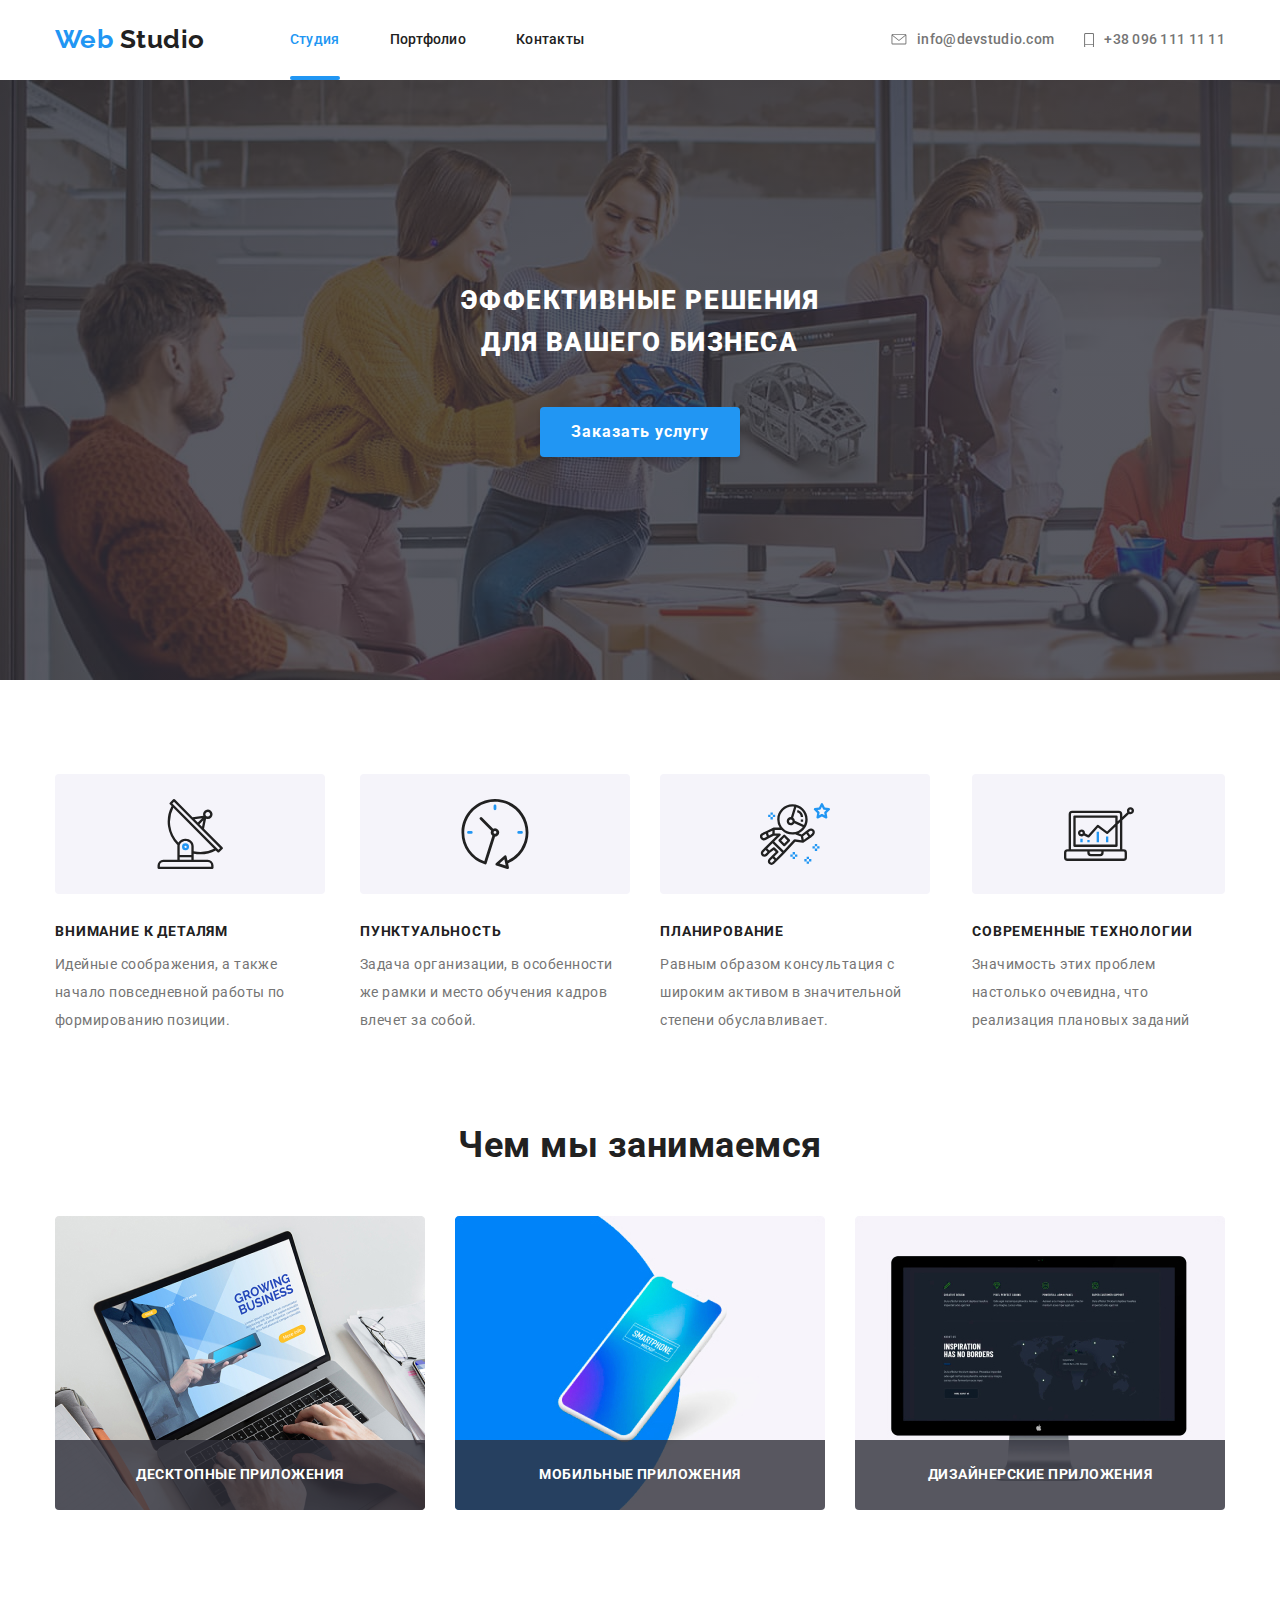
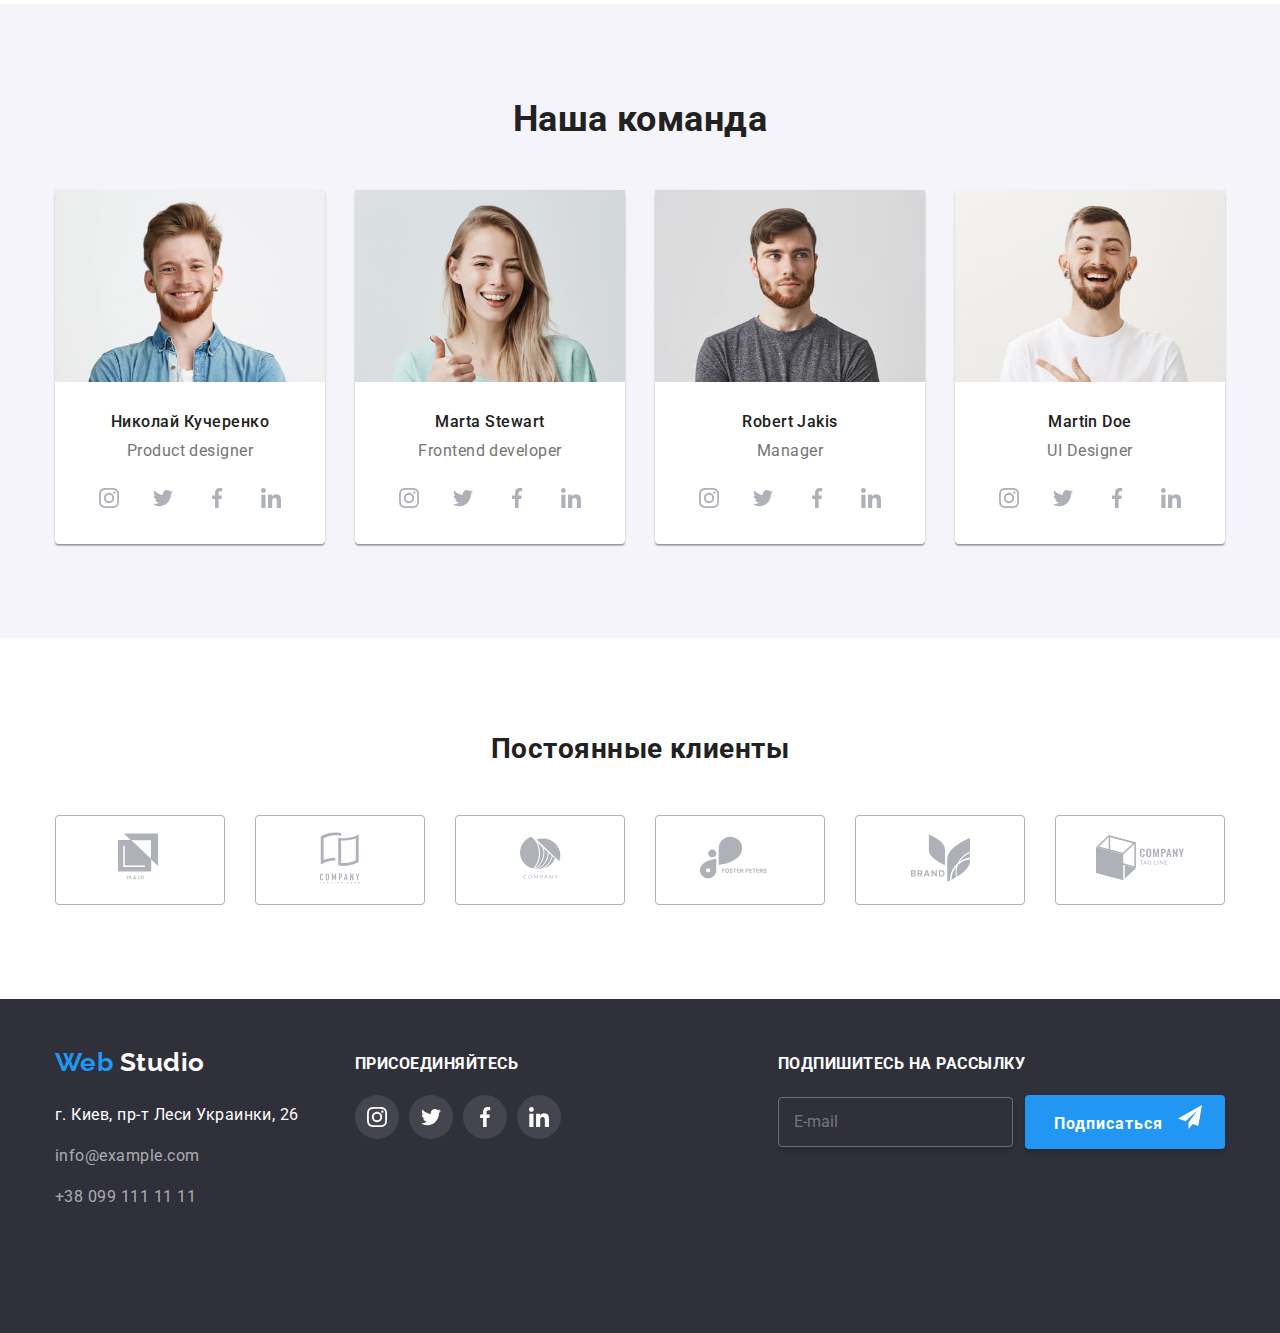
<file: index.html>
<!DOCTYPE html>
<html lang="ru">
  <head>
    <meta charset="UTF-8" />
    <meta name="viewport" content="width=device-width, initial-scale=1.0" />
    <title>Студия</title>
    <link
      href="https://fonts.googleapis.com/css2?family=Raleway:wght@700&family=Roboto:wght@400;500;700;900&display=swap"
      rel="stylesheet"
    />
    <link
      rel="stylesheet"
      href="https://cdnjs.cloudflare.com/ajax/libs/modern-normalize/0.6.0/modern-normalize.min.css"
    />
  <link rel="stylesheet" href="./css/main.css">
  </head>

  <body>
    <!--шапка сайта-->
    <header class="page-header">
      <div class="header-container container">
        <nav class="nav-container">
          <a href="./index.html" lang="en" class="company-logo link"
            >Web<span class="company-logo__text"> Studio</span></a
          >
            <button type="button" 
            class="menu-button" 
            aria-expanded="false"
            aria-controls="menu-container"
            data-menu-button>
              <svg width="40" height="40"  aria-label="Переключатель мобильного меню">
                <use class="icon-menu" href="./images/symbol-defs-2.svg#icon-menu"></use>
                <use class="icon-cross" href="./images/symbol-defs-2.svg#icon-cross"></use>
              </svg>
            </button>
            <div class="menu-container" id="menu-container" data-menu>
              <ul class="site-nav list">
                <li class="item">
                  <a href="./index.html" class="link current">Студия</a>
                </li>
                <li class="item">
                  <a href="./portfolio.html" class="link">Портфолио</a>
                </li>
                <li class="item"><a href="" class="link">Контакты</a></li>
              </ul>
              <address class="contact-info">
                <ul class="contacts-header list">
                  <li class="item">
                    <a href="mailto:info@devstudio.com" class="contacts-header__link link">
                      <svg class="icon-envelope">
                        <use href="./images/symbol-defs-2.svg#icon-envelope"></use>
                      </svg>
                      info@devstudio.com</a>
                  </li>
                  <li class="phone-item item">
                    <a href="tel:+380961111111" class="contacts-header__link link">
                      <svg class="icon-phone">
                        <use href="./images/symbol-defs-2.svg#icon-phone"></use>
                      </svg>
                      +38 096 111 11 11</a>
                  </li>
                </ul>
              </address>
            </div>

      
              <ul class="site-nav reviews list">
                <li class="item">
                  <a href="./index.html" class="link current">Студия</a>
                </li>
                <li class="item">
                  <a href="./portfolio.html" class="link">Портфолио</a>
                </li>
                <li class="item"><a href="" class="link">Контакты</a></li>
              </ul>
              <address class="contact-info reviews">
                <ul class="contacts-header list">
                  <li class="item">
                    <a href="mailto:info@devstudio.com" class="contacts-header__link link">
                      <svg class="icon-envelope">
                        <use href="./images/symbol-defs-2.svg#icon-envelope"></use>
                      </svg>
                      info@devstudio.com</a>
                  </li>
                  <li class="phone-item item">
                    <a href="tel:+380961111111" class="contacts-header__link link">
                      <svg class="icon-phone">
                        <use href="./images/symbol-defs-2.svg#icon-phone"></use>
                      </svg>
                      +38 096 111 11 11</a>
                  </li>
                </ul>
              </address>
            </div>
        </nav>
          

      </div>
    </header>

    <main>
      <!--герой-->
      <section class="hero">
        <h1 class="hero-title upper">
          Эффективные решения</br>
          для вашего бизнеса
        </h1>

        <!--модалка-->
        <button class="button" data-modal-open>Заказать услугу</button>
   
          
      </section>

      <!--преимущества-->
      <section class="advantages-section section">
        <div class="container">
          <h2 class="visually-hidden">Преимущества</h2>
          <ul class="advantages list">
            <li class="advantages__item">
              <a href="" class="advantages__link link">
                <rect class="advantages__rectangle"
                  ><svg class="icon">
                    <use href="./images/symbol-defs-2.svg#icon-antenna"></use>
                  </svg>
                </rect>
              </a>
              <h3 class="advantages__title upper">Внимание к деталям</h3>
              <p class="advantages__text">
                Идейные соображения, а также начало повседневной работы по
                формированию позиции.
              </p>
            </li>
            <li class="advantages__item">
              <a href="" class="advantages__link link">
                <rect class="advantages__rectangle"
                  ><svg class="icon">
                    <use href="./images/symbol-defs-2.svg#icon-clock"></use>
                  </svg>
                </rect>
              </a>
              <h3 class="advantages__title upper">Пунктуальность</h3>
              <p class="advantages__text">
                Задача организации, в особенности же рамки и место обучения
                кадров влечет за собой.
              </p>
            </li>
            <li class="advantages__item">
              <a href="" class="advantages__link link">
                <rect class="advantages__rectangle"
                  ><svg class="icon">
                    <use href="./images/symbol-defs-2.svg#icon-astronaut"></use>
                  </svg>
                </rect>
              </a>
              <h3 class="advantages__title upper">Планирование</h3>
              <p class="advantages__text">
                Равным образом консультация с широким активом в значительной
                степени обуславливает.
              </p>
            </li>
            <li class="advantages__item">
              <a href="" class="advantages__link link">
                <rect class="advantages__rectangle"
                  ><svg class="icon">
                    <use href="./images/symbol-defs-2.svg#icon-diagram"></use>
                  </svg>
                </rect>
              </a>
              <h3 class="advantages__title upper">Современные технологии</h3>
              <p class="advantages__text">
                Значимость этих проблем настолько очевидна, что реализация
                плановых заданий
              </p>
            </li>
          </ul>
        </div>
      </section>
      <!--чем мы занимаемся-->
      <section class="what-we-do section">
        <div class="what-we-do-container container">
          <h2 class="title">Чем мы занимаемся</h2>
          <ul class="applications list">
            <li class="applications-card item">
              <a href="" class="link">
                <img
                  src="./images/index-images/1.jpg"
                  alt="Десктопные приложения"
                  width="370"
                  height="294"
                  class="applications-image"
                />
              </a>
              <h3 class="applications-type upper">Десктопные приложения</h3>
            </li>
            <li class="applications-card item">
              <a href="" class="link">
                <img
                  src="./images/index-images/2.jpg "
                  alt="Мобильные приложения"
                  width="370"
                  height="294"
                />
              </a>
              <h3 class="applications-type upper">Мобильные приложения</h3>
            </li>
            <li class="applications-card item">
              <a href="" class="link">
                <img
                  src="./images/index-images/3.jpg"
                  alt="Дизайнерские решения"
                  width="370"
                  height="294"
                />
              </a>
              <h3 class="applications-type upper">Дизайнерские приложения</h3>
            </li>
          </ul>
        </div>
      </section>

      <!--наша команда-->
      <section class="team-section section">
        <div class="our-team-container container">
          <h2 class="title">Наша команда</h2>
          <ul class="members">
            <li class="members-card item">
              <a href="" class="members-picture link">
               <img
                 class="members__picture"
                 srcset="./images/index-images/our-team-1.jpg 1x,
                ./images/index-images/our-team-1.jpg 2x,
                ./images/index-images/our-team-1.jpg 3x
                "
                  src="./images/index-images/our-team-2.jpg"
                  alt="Фото Николая Курченко"
                  width="450"
                />
              
              </a>

              <h3 lang="en" class="members-name centered">
                Николай Кучеренко
              </h3>
              <p lang="en" class="members-profession centered">
                Product designer
              </p>
              <ul class="social-media list">
                <li class="social-media__item">
                  <a
                    href=""
                    aria-label="Ссылка на Instagram"
                    class="social-media__link--light link"
                  >
                    <svg class="social-media__logo">
                      <use
                        href="./images/symbol-defs-2.svg#icon-instagram"
                      ></use>
                    </svg>
                  </a>
                </li>
                <li class="social-media__item">
                  <a
                    href=""
                    aria-label="Ссылка на Twitter"
                    class="social-media__link--light link"
                  >
                    <svg class="social-media__logo">
                      <use href="./images/symbol-defs-2.svg#icon-twitter"></use>
                    </svg>
                  </a>
                </li>
                <li class="social-media__item">
                  <a
                    href=""
                    aria-label="Ссылка на Facebook"
                    class="social-media__link--light link"
                  >
                    <svg class="social-media__logo">
                      <use
                        href="./images/symbol-defs-2.svg#icon-facebook"
                      ></use>
                    </svg>
                  </a>
                </li>
                <li class="social-media__item">
                  <a
                    href=""
                    aria-label="Ссылка на LinkedIn"
                    class="social-media__link--light link"
                  >
                    <svg class="social-media__logo">
                      <use
                        href="./images/symbol-defs-2.svg#icon-linkedin"
                      ></use>
                    </svg>
                  </a>
                </li>
              </ul>
            </li>
            <li class="members-card item">
              <a href="" class="members-picture link">
                <img
                 class="members__picture"
                 srcset="./images/index-images/our-team-2.jpg 1x,
                ./images/index-images/our-team-2.jpg 2x,
                ./images/index-images/our-team-2.jpg 3x
                "
                  src="./images/index-images/our-team-2.jpg"
                  alt="Фото Ольги Ивановой"
                  width="450"
                />
              </a>
              <h3 lang="en" class="members-name centered">
                Marta Stewart
              </h3>
              <p lang="en" class="members-profession centered">
                Frontend developer
              </p>
              <ul class="social-media list">
                <li class="social-media__item">
                  <a
                    href=""
                    aria-label="Ссылка на Instagram"
                    class="social-media__link--light link"
                  >
                    <svg class="social-media__logo">
                      <use
                        href="./images/symbol-defs-2.svg#icon-instagram"
                      ></use>
                    </svg>
                  </a>
                </li>
                <li class="social-media__item">
                  <a
                    href=""
                    aria-label="Ссылка на Twitter"
                    class="social-media__link--light link"
                  >
                    <svg class="social-media__logo">
                      <use href="./images/symbol-defs-2.svg#icon-twitter"></use>
                    </svg>
                  </a>
                </li>
                <li class="social-media__item">
                  <a
                    href=""
                    aria-label="Ссылка на Facebook"
                    class="social-media__link--light link"
                  >
                    <svg class="social-media__logo">
                      <use
                        href="./images/symbol-defs-2.svg#icon-facebook"
                      ></use>
                    </svg>
                  </a>
                </li>
                <li class="social-media__item">
                  <a
                    href=""
                    aria-label="Ссылка на LinkedIn"
                    class="social-media__link--light link"
                  >
                    <svg class="social-media__logo">
                      <use
                        href="./images/symbol-defs-2.svg#icon-linkedin"
                      ></use>
                    </svg>
                  </a>
                </li>
              </ul>
            </li>
            <li class="members-card item">
              <a href="" class="members-picture link">
                <img
                 class="members__picture"
                  srcset="./images/index-images/our-team-3.jpg 1x,
                ./images/index-images/our-team-3.jpg 2x,
                ./images/index-images/our-team-3.jpg 3x
                "
                  src="./images/index-images/our-team-3.jpg"
                  alt="Фото Андрея Шевченко"
                  width="450"
                 
                />
              </a>
              <h3 lang="en" class="members-name centered">
                Robert Jakis
              </h3>
              <p lang="en" class="members-profession centered">Manager</p>
              <ul class="social-media list">
                <li class="social-media__item">
                  <a
                    href=""
                    aria-label="Ссылка на Instagram"
                    class="social-media__link--light link"
                  >
                    <svg class="social-media__logo">
                      <use
                        href="./images/symbol-defs-2.svg#icon-instagram"
                      ></use>
                    </svg>
                  </a>
                </li>
                <li class="social-media__item">
                  <a
                    href=""
                    aria-label="Ссылка на Twitter"
                    class="social-media__link--light link"
                  >
                    <svg class="social-media__logo">
                      <use href="./images/symbol-defs-2.svg#icon-twitter"></use>
                    </svg>
                  </a>
                </li>
                <li class="social-media__item">
                  <a
                    href=""
                    aria-label="Ссылка на Facebook"
                    class="social-media__link--light link"
                  >
                    <svg class="social-media__logo">
                      <use
                        href="./images/symbol-defs-2.svg#icon-facebook"
                      ></use>
                    </svg>
                  </a>
                </li>
                <li class="social-media__item">
                  <a
                    href=""
                    aria-label="Ссылка на LinkedIn"
                    class="social-media__link--light link"
                  >
                    <svg class="social-media__logo">
                      <use
                        href="./images/symbol-defs-2.svg#icon-linkedin"
                      ></use>
                    </svg>
                  </a>
                </li>
              </ul>
            </li>
            <li class="members-card item">
              <a href="" class="members-picture link">
                <img
                 class="members__picture"
                  srcset="./images/index-images/our-team-4.jpg 1x,
                ./images/index-images/our-team-4.jpg 2x,
                ./images/index-images/our-team-4.jpg 3x
                "
                  src="./images/index-images/our-team-4.jpg"
                  alt="Фото Ивана Николаева"
                  width="450"
                />
              </a>
              <h3 lang="en" class="members-name centered">
                Martin Doe
              </h3>
              <p lang="en" class="members-profession centered">
                UI Designer
              </p>
              <ul class="social-media list">
                <li class="social-media__item">
                  <a
                    href=""
                    aria-label="Ссылка на Instagram"
                    class="social-media__link--light link"
                  >
                    <svg class="social-media__logo">
                      <use
                        href="./images/symbol-defs-2.svg#icon-instagram"
                      ></use>
                    </svg>
                  </a>
                </li>
                <li class="social-media__item">
                  <a
                    href=""
                    aria-label="Ссылка на Twitter"
                    class="social-media__link--light link"
                  >
                    <svg class="social-media__logo">
                      <use href="./images/symbol-defs-2.svg#icon-twitter"></use>
                    </svg>
                  </a>
                </li>
                <li class="social-media__item">
                  <a
                    href=""
                    aria-label="Ссылка на Facebook"
                    class="social-media__link--light link"
                  >
                    <svg class="social-media__logo">
                      <use
                        href="./images/symbol-defs-2.svg#icon-facebook"
                      ></use>
                    </svg>
                  </a>
                </li>
                <li class="social-media__item">
                  <a
                    href=""
                    aria-label="Ссылка на LinkedIn"
                    class="social-media__link--light link"
                  >
                    <svg class="social-media__logo">
                      <use
                        href="./images/symbol-defs-2.svg#icon-linkedin"
                      ></use>
                    </svg>
                  </a>
                </li>
              </ul>
            </li>
          </ul>
        </div>
      </section>

      <!--наши постоянные клиенты-->
      <section class="section">
        <div class="our-clients-container container">
          <h2 class="our-clients-title title">Постоянные клиенты</h2>
          <ul class="clients list">
            <li class="clients__item">
              <a href="" class="clients__link link"
                ><svg class="clients__logo" width="44.27" hight="49.24">
                  <use href="./images/symbol-defs-2.svg#icon-logo-1"></use>
                </svg>
              </a>
            </li>
            <li class="clients__item">
              <a href="" class="clients__link link">
                <svg class="clients__logo" width="40" hight="52">
                  <use href="./images/symbol-defs-2.svg#icon-logo-2"></use>
                </svg>
              </a>
            </li>
            <li class="clients__item">
              <a href="" class="clients__link link">
                <svg class="clients__logo" width="41" hight="42.6">
                  <use href="./images/symbol-defs-2.svg#icon-logo-3"></use>
                </svg>
              </a>
            </li>
            <li class="clients__item">
              <a href="" class="clients__link link">
                <svg class="clients__logo" width="79.66" hight="42.02">
                  <use href="./images/symbol-defs-2.svg#icon-logo-4"></use>
                </svg>
              </a>
            </li>
            <li class="clients__item">
              <a href="" class="clients__link link">
                <svg class="clients__logo" width="59" hight="47">
                  <use href="./images/symbol-defs-2.svg#icon-logo-5"></use>
                </svg>
              </a>
            </li>
            <li class="clients__item">
              <a href="" class="clients__link link">
                <svg class="clients__logo" width="88.48" hight="45.44">
                  <use href="./images/symbol-defs-2.svg#icon-logo-6"></use>
                </svg>
              </a>
            </li>
          </ul>
        </div>
      </section>
    </main>

  <!--футер-->
  <footer class="footer-section section">
    <div class="footer-container container">
      <div class="contacts-join-container">
        <div class="footer-contacts">
        <a href="./index.html" lang="en" class="footer__logo link">Web<span class="company-logo__text--white">
            Studio</span></a>
        <address class="contacts">
          <a href="https://www.google.com/maps/place/%D0%B1%D1%83%D0%BB.+%D0%9B%D0%B5%D1%81%D0%B8+%D0%A3%D0%BA%D1%80%D0%B0%D0%B8%D0%BD%D0%BA%D0%B8,+26,+%D0%9A%D0%B8%D0%B5%D0%B2,+02000/@50.4265807,30.5361971,17z/data=!3m1!4b1!4m5!3m4!1s0x40d4cf0e033ecbe9:0x57a4dffefec77da0!8m2!3d50.4265807!4d30.5383858"
            target="_blank" class="googlemaps link">г. Киев, пр-т Леси Украинки, 26</a><br />
          <a href="mailto:info@example.com" class="contacts__email link">info@example.com</a><br />
          <a href="tel:+380991111111" class="contacts__info link">+38 099 111 11 11</a>
        </address>
      </div>
      <div class="join-container">
        <b class="join-text upper"> Присоединяйтесь</b>
        <ul class="social-media list">
          <li class="social-media__item">
            <a href="" aria-label="Ссылка на Instagram" class="social-media__link--dark  link">
              <svg class="social-media__logo social-media__logo--inverse">
                <use href="./images/symbol-defs-2.svg#icon-instagram"></use>
              </svg>
            </a>
          </li>
          <li class="social-media__item">
            <a href="" aria-label="Ссылка на Twitter" class="social-media__link--dark link">
              <svg class="social-media__logo social-media__logo--inverse">
                <use href="./images/symbol-defs-2.svg#icon-twitter"></use>
              </svg>
            </a>
          </li>
          <li class="social-media__item">
            <a href="" aria-label="Ссылка на Facebook" class="social-media__link--dark link">
              <svg class="social-media__logo social-media__logo--inverse">
                <use href="./images/symbol-defs-2.svg#icon-facebook"></use>
              </svg>
            </a>
          </li>
          <li class="social-media__item">
            <a href="" aria-label="Ссылка на LinkedIn" class="social-media__link--dark link">
              <svg class="social-media__logo social-media__logo--inverse">
                <use href="./images/symbol-defs-2.svg#icon-linkedin"></use>
              </svg>
            </a>
          </li>
        </ul>
      </div>
    </div>
     
        <form  class="subscribe">
        <b class="subscribe__title upper">
          Подпишитесь на рассылку
        </b>
      <div class="subscribe__container">
          <label class="subscribe__label">
            <input type="email" name="mail" class="footer__input" placeholder="E-mail" />
          </label>
          <button type="submit" class="button">
            Подписаться
            <svg class="subscribe__icon">
              <use href="./images/symbol-defs-2.svg#icon-subscribe"></use>
            </svg>
          </button>
      </div>
        </form>
      
    </div>
    
  </footer>

  <!--modal-->
    <div class="backdrop is-hidden" data-modal>
      <form class="form" autocomplete="off">
        <b class="form__title">Оставьте свои данные, мы вам перезвоним</b>
        <div class="form__field">
          <input type="text" name="name" class="form__input" id="name" placeholder=" " />
          <svg class="form__icon">
            <use href="./images/symbol-defs-2.svg#icon-person"></use>
          </svg>
          <label for="name" class="form__label">Имя</label>
        </div>
        <div class="form__field">
          <input type="tel" name="telephone" class="form__input" id="phone" placeholder=" " />
          <svg class="form__icon">
            <use href="./images/symbol-defs-2.svg#icon-phone-modal"></use>
          </svg>
          <label for="phone" class="form__label">Телефон</label>
        </div>
        <div class="form__field">
          <input type="email" name="mail" class="form__input" id="email" placeholder=" " />
          <svg class="form__icon">
            <use href="./images/symbol-defs-2.svg#icon-envelope-black"></use>
          </svg>
          <label for="email" class="form__label">Почта</label>
        </div>
        <div class="form__field">
          <textarea name="comment" id="comment" rows="6" class="comment-textarea" placeholder=" " ></textarea>
          <label for="comment" class="comment__label">Комментарий</label>
        </div>
    
        <div class="form__field">
    
          <label class="policy-label">
            <input type="checkbox" name="policy" class="policy-checkbox" value="accept_policy"/>
            <span class="checkbox__icon"></span>
            <p>Соглашаюсь с рассылкой и принимаю <a href="" class="conditions-link">Условия договора</a></p>
          </label>
        </div>
    
        <button class="button" type="submit">Отправить</button>
        <button class="form__close" type="button" data-modal-close></button>
      </form>
    </div>
    <script src="./js/modal.js"></script>
    <script src="./js/menu.js"></script>
  </body>
</html>
</file>
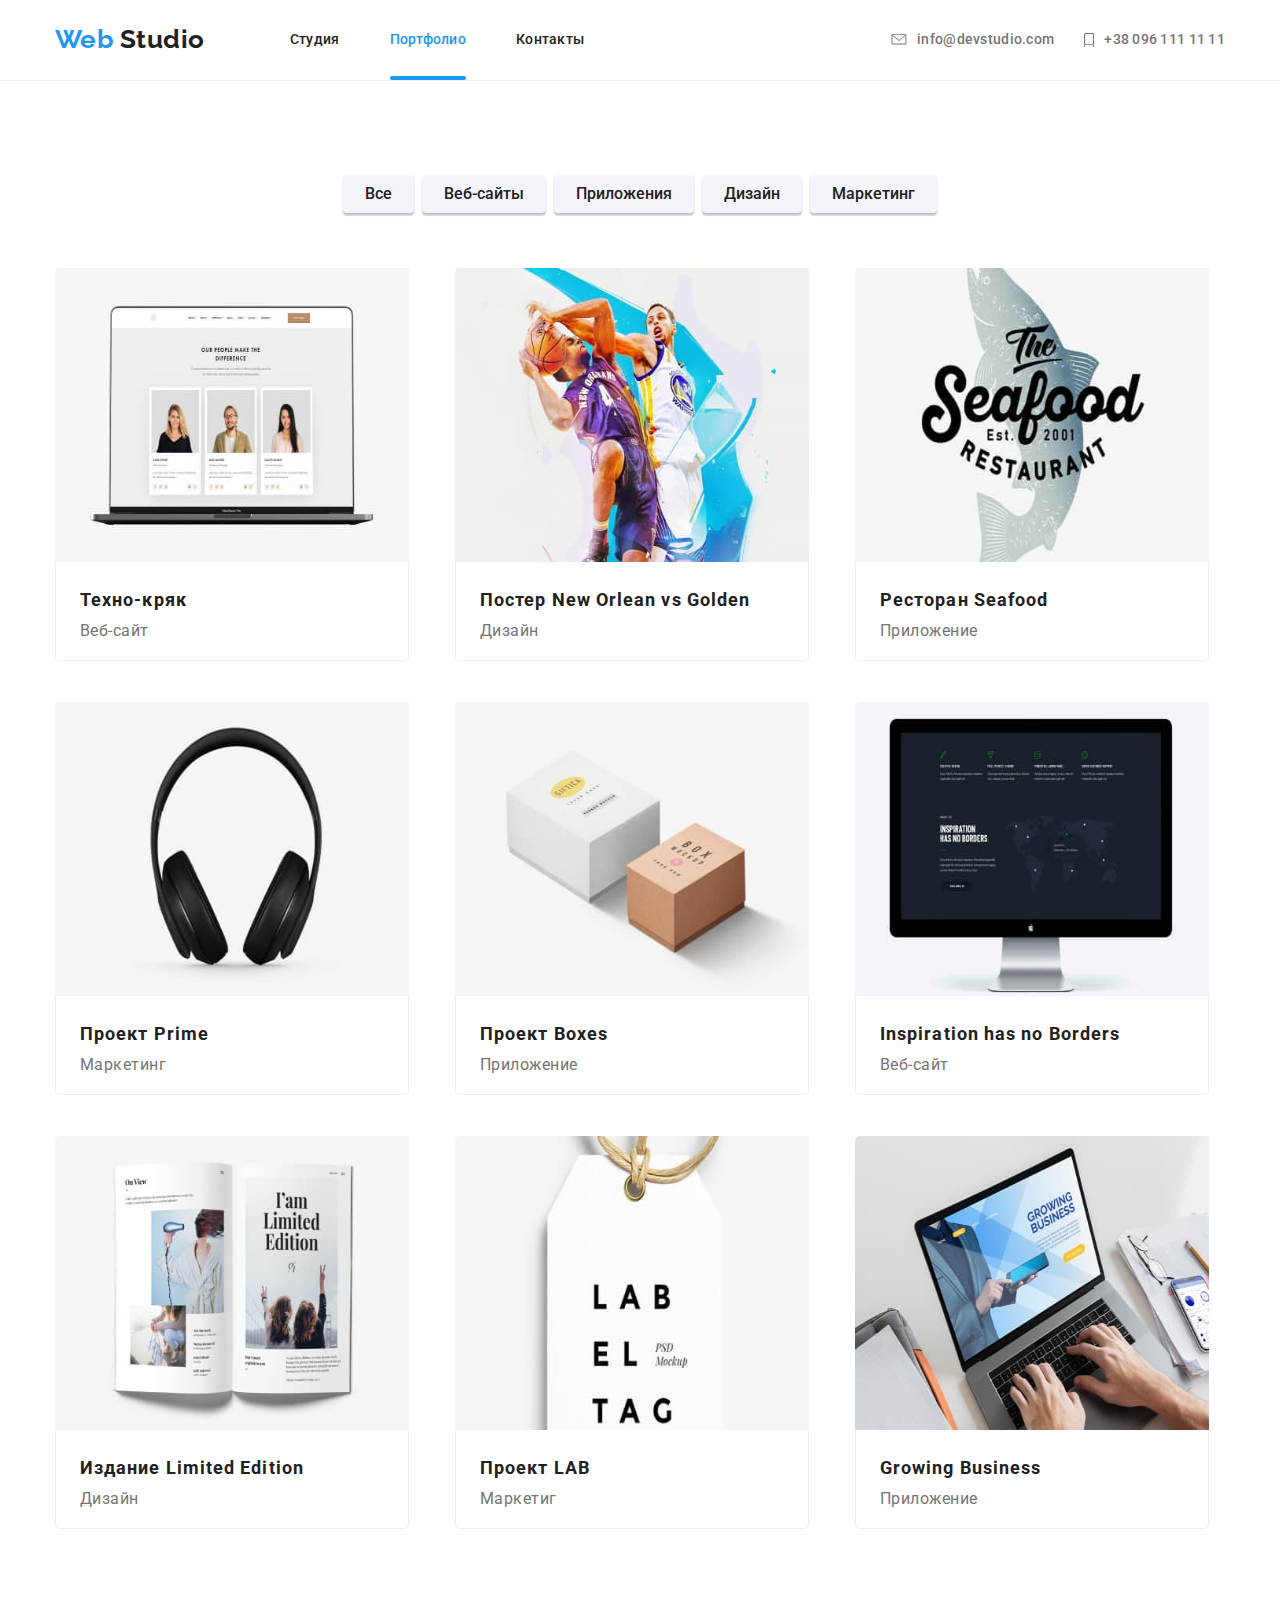
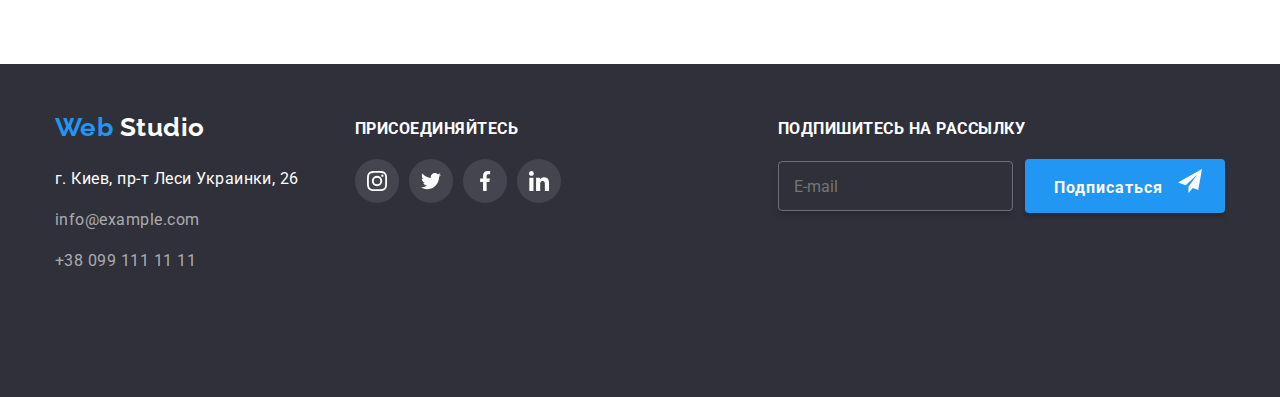
<file: portfolio.html>
<!DOCTYPE html>
<html lang="en">
  <head>
    <meta charset="UTF-8" />
    <meta name="viewport" content="width=device-width, initial-scale=1.0" />
    <title>Портфолио</title>
    <link
      href="https://fonts.googleapis.com/css2?family=Raleway:wght@700&family=Roboto:wght@400;500;700;900&display=swap"
      rel="stylesheet"
    />
    <link
      rel="stylesheet"
      href="https://cdnjs.cloudflare.com/ajax/libs/modern-normalize/0.6.0/modern-normalize.min.css"
    />
      <link rel="stylesheet" href="https://cdnjs.cloudflare.com/ajax/libs/modern-normalize/0.6.0/modern-normalize.min.css" />
    <link rel="stylesheet" href="./css/main.css" />
  </head>

  <body>
    <!--шапка сайта-->
    <header class="page-header">
      <div class="header-container container">
        <nav class="nav-container">
          <a href="./index.html" lang="en" class="company-logo link"
            >Web<span class="company-logo__text"> Studio</span></a
          >
            <button type="button" 
            class="menu-button" 
            aria-expanded="false"
            aria-controls="menu-container"
            data-menu-button>
              <svg width="40" height="40"  aria-label="Переключатель мобильного меню">
                <use class="icon-menu" href="./images/symbol-defs-2.svg#icon-menu"></use>
                <use class="icon-cross" href="./images/symbol-defs-2.svg#icon-cross"></use>
              </svg>
            </button>
            <div class="menu-container" id="menu-container" data-menu>
              <ul class="site-nav list">
                <li class="item">
                  <a href="./index.html" class="link">Студия</a>
                </li>
                <li class="item">
                  <a href="./portfolio.html" class="link current">Портфолио</a>
                </li>
                <li class="item"><a href="" class="link">Контакты</a></li>
              </ul>
              <address class="contact-info">
                <ul class="contacts-header list">
                  <li class="item">
                    <a href="mailto:info@devstudio.com" class="contacts-header__link link">
                      <svg class="icon-envelope">
                        <use href="./images/symbol-defs-2.svg#icon-envelope"></use>
                      </svg>
                      info@devstudio.com</a>
                  </li>
                  <li class="phone-item item">
                    <a href="tel:+380961111111" class="contacts-header__link link">
                      <svg class="icon-phone">
                        <use href="./images/symbol-defs-2.svg#icon-phone"></use>
                      </svg>
                      +38 096 111 11 11</a>
                  </li>
                </ul>
              </address>
            </div>

      
              <ul class="site-nav reviews list">
                <li class="item">
                  <a href="./index.html" class="link">Студия</a>
                </li>
                <li class="item">
                  <a href="./portfolio.html" class="link current">Портфолио</a>
                </li>
                <li class="item"><a href="" class="link">Контакты</a></li>
              </ul>
              <address class="contact-info reviews">
                <ul class="contacts-header list">
                  <li class="item">
                    <a href="mailto:info@devstudio.com" class="contacts-header__link link">
                      <svg class="icon-envelope">
                        <use href="./images/symbol-defs-2.svg#icon-envelope"></use>
                      </svg>
                      info@devstudio.com</a>
                  </li>
                  <li class="phone-item item">
                    <a href="tel:+380961111111" class="contacts-header__link link">
                      <svg class="icon-phone">
                        <use href="./images/symbol-defs-2.svg#icon-phone"></use>
                      </svg>
                      +38 096 111 11 11</a>
                  </li>
                </ul>
              </address>
            </div>
        </nav>
          

      </div>
    </header>

    <main>
      <section class="portfolio-section section">
        <!--Фильтр, не ссылкиб набор радиокнопок,для нас кнопки-->
        <div class="filter-container container">
          <ul class="filter list">
            <li class="item">
              <button type="button" class="filter__button">Все</button>
            </li>
            <li class="item">
              <button type="button" class="filter__button">Веб-сайты</button>
            </li>
            <li class="item">
              <button type="button" class="filter__button">Приложения</button>
            </li>
            <li class="item">
              <button type="button" class="filter__button">Дизайн</button>
            </li>
            <li class="item">
              <button type="button" class="filter__button">Маркетинг</button>
            </li>
          </ul>
        </div>

        <!--Наши работы, ховер переходы и анимации, абсолютное позиционирование-->
        <div class="galery-section">
          <h1 class="visually-hidden">Наши работы</h1>
          <ul class="galery container list">
            <li class="examples item">
              <a href="" class="examples__link link">
                <div class="examples__header">
                  <img
                  class="examples__img"

                  srcset="./images/portfolio-images/portfolio-1.jpg 1x,
                  ./images/portfolio-images/portfolio-1@2x.jpg 2x,
                  ./images/portfolio-images/portfolio-1@3x.jpg 3x
                  "

                  src="./images/portfolio-images/portfolio-1.jpg"
                  alt="Техно-кряк"
                  width="450px" 
                  />
                  <div class="examples__overlay">
                    <p class="examples__description">
                      Технокряк это современная площадка распространения
                      коронавируса. Компании используют эту платформу для
                      цифрового шпионажа и атак на защищённые сервера
                      конкурентов.
                    </p>
                  </div>
                </div>
                <div class="card-bottom">
                  <h2 class="examples__name">Техно-кряк</h2>
                  <p class="examples__sort">Веб-сайт</p>
                </div>
              </a>
            </li>
            <li class="examples item">
              <a href="" class="examples__link link">
                <div class="examples__header">
                  <img
                     class="examples__img"

                  srcset="./images/portfolio-images/portfolio-2.jpg 1x,
                  ./images/portfolio-images/portfolio-2@2x.jpg 2x,
                  ./images/portfolio-images/portfolio-2@3x.jpg 3x
                  "

                  src="./images/portfolio-images/portfolio-2.jpg"
                  alt="Постер New Orlean vs Golden Star"
                  width="450px" 
                  />
                  <div class="examples__overlay">
                    <p class="examples__description">
                      Технокряк это современная площадка распространения
                      коронавируса. Компании используют эту платформу для
                      цифрового шпионажа и атак на защищённые сервера
                      конкурентов.
                    </p>
                  </div>
                </div>

                <div class="card-bottom">
                  <h2 class="examples__name">Постер New Orlean vs Golden</h2>
                  <p class="examples__sort">Дизайн</p>
                </div>
              </a>
            </li>
            <li class="examples item">
              <a href="" class="examples__link link">
                <div class="examples__header">
                  <img
                    class="examples__img"

                  srcset="./images/portfolio-images/portfolio-3.jpg 1x,
                  ./images/portfolio-images/portfolio-3@2x.jpg 2x,
                  ./images/portfolio-images/portfolio-3@3x.jpg 3x
                  "

                  src="./images/portfolio-images/portfolio-3.jpg"
                  alt="Логотип The sea food restaurant"
                  width="450px"
                  />
                  <div class="examples__overlay">
                    <p class="examples__description">
                      Технокряк это современная площадка распространения
                      коронавируса. Компании используют эту платформу для
                      цифрового шпионажа и атак на защищённые сервера
                      конкурентов.
                    </p>
                  </div>
                </div>

                <div class="card-bottom">
                  <h2 class="examples__name">Ресторан Seafood</h2>
                  <p class="examples__sort">Приложение</p>
                </div>
              </a>
            </li>
            <li class="examples item">
              <a href="" class="examples__link link">
                <div class="examples__header">
                  <img
                                        class="examples__img"

                  srcset="./images/portfolio-images/portfolio-4.jpg 1x,
                  ./images/portfolio-images/portfolio-4@2x.jpg 2x,
                  ./images/portfolio-images/portfolio-4@3x.jpg 3x
                  "

                  src="./images/portfolio-images/portfolio-4.jpg"
                  alt="Наушники"
                  width="450px"
                  />
                  <div class="examples__overlay">
                    <p class="examples__description">
                      Технокряк это современная площадка распространения
                      коронавируса. Компании используют эту платформу для
                      цифрового шпионажа и атак на защищённые сервера
                      конкурентов.
                    </p>
                  </div>
                </div>

                <div class="card-bottom">
                  <h2 class="examples__name">Проект Prime</h2>
                  <p class="examples__sort">Маркетинг</p>
                </div>
              </a>
            </li>
            <li class="examples item">
              <a href="" class="examples__link link">
                <div class="examples__header">
                  <img                    class="examples__img"

                  srcset="./images/portfolio-images/portfolio-5.jpg 1x,
                  ./images/portfolio-images/portfolio-5@2x.jpg 2x,
                  ./images/portfolio-images/portfolio-5@3x.jpg 3x
                  "

                  src="./images/portfolio-images/portfolio-5.jpg"
                  alt="Две коробки"
                  width="450px"
                  />
                  <div class="examples__overlay">
                    <p class="examples__description">
                      Технокряк это современная площадка распространения
                      коронавируса. Компании используют эту платформу для
                      цифрового шпионажа и атак на защищённые сервера
                      конкурентов.
                    </p>
                  </div>
                </div>

                <div class="card-bottom">
                  <h2 class="examples__name">Проект Boxes</h2>
                  <p class="examples__sort">Приложение</p>
                </div>
              </a>
            </li>
            <li class="examples item">
              <a href="" class="examples__link link">
                <div class="examples__header">
                  <img                    
                  class="examples__img"

                  srcset="./images/portfolio-images/portfolio-6.jpg 1x,
                  ./images/portfolio-images/portfolio-6@2x.jpg 2x,
                  ./images/portfolio-images/portfolio-6@3x.jpg 3x
                  "

                  src="./images/portfolio-images/portfolio-6.jpg"
                  alt="Монитор"
                  width="450px"
                  />
                  <div class="examples__overlay">
                    <p class="examples__description">
                      Технокряк это современная площадка распространения
                      коронавируса. Компании используют эту платформу для
                      цифрового шпионажа и атак на защищённые сервера
                      конкурентов.
                    </p>
                  </div>
                </div>

                <div class="card-bottom">
                  <h2 class="examples__name">Inspiration has no Borders</h2>
                  <p class="examples__sort">Веб-сайт</p>
                </div>
              </a>
            </li>
            <li class="examples item">
              <a href="" class="examples__link link">
                <div class="examples__header">
                  <img                    class="examples__img"

                  srcset="./images/portfolio-images/portfolio-7.jpg 1x,
                  ./images/portfolio-images/portfolio-7@2x.jpg 2x,
                  ./images/portfolio-images/portfolio-7@3x.jpg 3x
                  "

                  src="./images/portfolio-images/portfolio-7.jpg"
                  alt="Разворот журнала"
                  width="450px"
                  />
                  <div class="examples__overlay">
                    <p class="examples__description">
                      Технокряк это современная площадка распространения
                      коронавируса. Компании используют эту платформу для
                      цифрового шпионажа и атак на защищённые сервера
                      конкурентов.
                    </p>
                  </div>
                </div>

                <div class="card-bottom">
                  <h2 class="examples__name">Издание Limited Edition</h2>
                  <p class="examples__sort">Дизайн</p>
                </div>
              </a>
            </li>
            <li class="examples item">
              <a href="" class="examples__link link">
                <div class="examples__header">
                  <img                    class="examples__img"

                  srcset="./images/portfolio-images/portfolio-8.jpg 1x,
                  ./images/portfolio-images/portfolio-8@2x.jpg 2x,
                  ./images/portfolio-images/portfolio-8@3x.jpg 3x
                  "

                  src="./images/portfolio-images/portfolio-8.jpg"
                  alt="Лейбл Lab El Tag"
                  width="450px"
                  />
                  <div class="examples__overlay">
                    <p class="examples__description">
                      Технокряк это современная площадка распространения
                      коронавируса. Компании используют эту платформу для
                      цифрового шпионажа и атак на защищённые сервера
                      конкурентов.
                    </p>
                  </div>
                </div>

                <div class="card-bottom">
                  <h2 class="examples__name">Проект LAB</h2>
                  <p class="examples__sort">Маркетиг</p>
                </div>
              </a>
            </li>
            <li class="examples item">
              <a href="" class="examples__link link">
                <div class="examples__header">
                  <img                    class="examples__img"

                  srcset="./images/portfolio-images/portfolio-9.jpg 1x,
                  ./images/portfolio-images/portfolio-9@2x.jpg 2x,
                  ./images/portfolio-images/portfolio-9@3x.jpg 3x
            
                  "

                  src="./images/portfolio-images/portfolio-9.jpg"
                  alt="Ноутбук с заставкой Growing Business"
                  width="450px"
                  />
                  <div class="examples__overlay">
                    <p class="examples__description">
                      Технокряк это современная площадка распространения
                      коронавируса. Компании используют эту платформу для
                      цифрового шпионажа и атак на защищённые сервера
                      конкурентов.
                    </p>
                  </div>
                </div>

                <div class="card-bottom">
                  <h2 class="examples__name">Growing Business</h2>
                  <p class="examples__sort">Приложение</p>
                </div>
              </a>
            </li>
          </ul>
        </div>
      </section>
    </main>

  <!--футер-->
    <footer class="footer-section section">
      <div class="footer-container container">
        <div class="contacts-join-container">
          <div class="footer-contacts">
            <a href="./index.html" lang="en" class="footer__logo link">Web<span class="company-logo__text--white">
                Studio</span></a>
            <address class="contacts">
              <a href="https://www.google.com/maps/place/%D0%B1%D1%83%D0%BB.+%D0%9B%D0%B5%D1%81%D0%B8+%D0%A3%D0%BA%D1%80%D0%B0%D0%B8%D0%BD%D0%BA%D0%B8,+26,+%D0%9A%D0%B8%D0%B5%D0%B2,+02000/@50.4265807,30.5361971,17z/data=!3m1!4b1!4m5!3m4!1s0x40d4cf0e033ecbe9:0x57a4dffefec77da0!8m2!3d50.4265807!4d30.5383858"
                target="_blank" class="googlemaps link">г. Киев, пр-т Леси Украинки, 26</a><br />
              <a href="mailto:info@example.com" class="contacts__email link">info@example.com</a><br />
              <a href="tel:+380991111111" class="contacts__info link">+38 099 111 11 11</a>
            </address>
          </div>
          <div class="join-container">
            <b class="join-text upper"> Присоединяйтесь</b>
            <ul class="social-media list">
              <li class="social-media__item">
                <a href="" aria-label="Ссылка на Instagram" class="social-media__link--dark  link">
                  <svg class="social-media__logo social-media__logo--inverse">
                    <use href="./images/symbol-defs-2.svg#icon-instagram"></use>
                  </svg>
                </a>
              </li>
              <li class="social-media__item">
                <a href="" aria-label="Ссылка на Twitter" class="social-media__link--dark link">
                  <svg class="social-media__logo social-media__logo--inverse">
                    <use href="./images/symbol-defs-2.svg#icon-twitter"></use>
                  </svg>
                </a>
              </li>
              <li class="social-media__item">
                <a href="" aria-label="Ссылка на Facebook" class="social-media__link--dark link">
                  <svg class="social-media__logo social-media__logo--inverse">
                    <use href="./images/symbol-defs-2.svg#icon-facebook"></use>
                  </svg>
                </a>
              </li>
              <li class="social-media__item">
                <a href="" aria-label="Ссылка на LinkedIn" class="social-media__link--dark link">
                  <svg class="social-media__logo social-media__logo--inverse">
                    <use href="./images/symbol-defs-2.svg#icon-linkedin"></use>
                  </svg>
                </a>
              </li>
            </ul>
          </div>
        </div>
    
        <form class="subscribe">
          <b class="subscribe__title upper">
            Подпишитесь на рассылку
          </b>
          <div class="subscribe__container">
            <label class="subscribe__label">
              <input type="email" name="mail" class="footer__input" placeholder="E-mail" />
            </label>
            <button type="submit" class="button">
              Подписаться
              <svg class="subscribe__icon">
                <use href="./images/symbol-defs-2.svg#icon-subscribe"></use>
              </svg>
            </button>
          </div>
        </form>
    
      </div>
    
    </footer>
    <script src="./js/menu.js"></script>
  </body>
</html>
</file>
<file: css/main.css>
.visually-hidden {
  position: absolute;
  width: 1px;
  height: 1px;
  margin: -1px;
  padding: 0;
  overflow: hidden;
  border: 0;
  clip: rect(0 0 0 0);
}

.list {
  margin-top: 0;
  margin-right: 0;
  margin-bottom: 0;
  margin-left: 0;
  padding: 0;
  list-style: none;
}

.item {
  list-style: none;
}

address {
  font-style: normal;
}

h1,
h2,
h3,
h4,
h5,
h6,
p {
  margin: 0;
}

body {
  font-family: Roboto, sans-serif;
  color: #757575;
  background-color: #ffffff;
  letter-spacing: 0.03em;
}

html {
  -webkit-box-sizing: border-box;
          box-sizing: border-box;
}

*,
*::before,
*::after {
  -webkit-box-sizing: inherit;
          box-sizing: inherit;
}

.section {
  padding-top: 60px;
  padding-bottom: 60px;
}

@media screen and (min-width: 1024px) {
  .section {
    padding-top: 94px;
    padding-bottom: 94px;
  }
}

.container {
  margin-left: auto;
  margin-right: auto;
  padding-left: 15px;
  padding-right: 15px;
}

@media screen and (min-width: 480px) {
  .container {
    max-width: 480px;
  }
}

@media screen and (min-width: 768px) {
  .container {
    display: -webkit-box;
    display: -ms-flexbox;
    display: flex;
    max-width: 768px;
  }
}

@media screen and (min-width: 1024px) {
  .container {
    max-width: 1024px;
  }
}

@media screen and (min-width: 1200px) {
  .container {
    max-width: 1200px;
  }
}

.link {
  text-decoration: none;
  color: #757575;
  fill: currentColor;
  -webkit-transition-duration: 250ms;
          transition-duration: 250ms;
  -webkit-transition-timing-function: cubic-bezier(0.4, 0, 0.2, 1);
          transition-timing-function: cubic-bezier(0.4, 0, 0.2, 1);
}

.link:hover, .link:focus {
  color: #2196f3;
}

.title {
  font-weight: 700;
  font-size: 36px;
  line-height: 1.17;
  text-align: center;
}

img {
  display: block;
  max-width: 100%;
  height: auto;
}

h1,
h2,
h3,
h4,
h5,
h6 {
  color: #212121;
}

.upper {
  text-transform: uppercase;
}

.centered {
  text-align: center;
}

.button {
  display: inline-block;
  text-align: center;
  width: 200px;
  padding-top: 10px;
  padding-right: auto;
  padding-bottom: 10px;
  padding-left: auto;
  font-weight: 700;
  font-size: 16px;
  line-height: 1.88;
  color: #ffffff;
  background-color: #2196f3;
  letter-spacing: 0.06em;
  -webkit-box-shadow: 0px 4px 4px rgba(0, 0, 0, 0.15);
          box-shadow: 0px 4px 4px rgba(0, 0, 0, 0.15);
  border-radius: 4px;
  border: none;
  cursor: pointer;
}

.page-header {
  margin-left: auto;
  margin-right: auto;
}

.header-container {
  position: relative;
  margin-left: auto;
  margin-right: auto;
  max-width: 1200px;
}

@media screen and (min-width: 1024px) {
  .header-container {
    display: -webkit-box;
    display: -ms-flexbox;
    display: flex;
    -webkit-box-align: center;
        -ms-flex-align: center;
            align-items: center;
    -webkit-box-pack: center;
        -ms-flex-pack: center;
            justify-content: center;
  }
}

.nav-container {
  display: -webkit-box;
  display: -ms-flexbox;
  display: flex;
  -webkit-box-pack: justify;
      -ms-flex-pack: justify;
          justify-content: space-between;
  -webkit-box-align: center;
      -ms-flex-align: center;
          align-items: center;
  min-height: 60px;
  width: 100%;
}

@media screen and (min-width: 1024px) {
  .nav-container {
    display: -webkit-box;
    display: -ms-flexbox;
    display: flex;
    -webkit-box-align: center;
        -ms-flex-align: center;
            align-items: center;
    -webkit-box-pack: center;
        -ms-flex-pack: center;
            justify-content: center;
    height: 80px;
  }
}

@media screen and (min-width: 768px) {
  .site-nav {
    display: -webkit-box;
    display: -ms-flexbox;
    display: flex;
    -webkit-box-align: center;
        -ms-flex-align: center;
            align-items: center;
    -webkit-box-pack: center;
        -ms-flex-pack: center;
            justify-content: center;
  }
}

.site-nav .link {
  display: inline-block;
  margin-bottom: 40px;
  font-weight: 500;
  font-size: 18px;
  line-height: 1.17;
  text-align: center;
  letter-spacing: 0.02em;
  color: #212121;
}

.site-nav .link:hover, .site-nav .link:focus {
  color: #2196f3;
}

.site-nav .link.current {
  color: #2196f3;
  position: relative;
}

.site-nav .link.current::after {
  content: '';
  display: block;
  width: 100%;
  height: 4px;
  position: absolute;
  bottom: -8px;
  margin-top: 8px;
  background-color: #2196f3;
  border-radius: 2px;
}

@media screen and (min-width: 768px) {
  .site-nav .link {
    margin-top: 0;
    margin-bottom: 0;
    padding-top: 32px;
    padding-bottom: 32px;
    bottom: 0;
    left: 0;
    font-size: 14px;
    line-height: 1.14;
  }
  .site-nav .link.current::after {
    content: '';
    display: block;
    width: 100%;
    height: 4px;
    position: absolute;
    bottom: 0;
    left: 0;
    background-color: #2196f3;
    border-radius: 2px;
  }
}

@media screen and (min-width: 768px) {
  .site-nav > .item + .item {
    margin-left: 20px;
  }
}

@media screen and (min-width: 768px) and (min-width: 1024px) {
  .site-nav > .item + .item {
    margin-left: 50px;
  }
}

/*header-address*/
.contact-info {
  font-weight: 500;
  font-size: 18px;
  line-height: 1.17;
  letter-spacing: 0.02em;
  color: #757575;
}

@media screen and (min-width: 768px) {
  .contact-info {
    font-size: 14px;
    line-height: 1.14;
    margin-left: auto;
  }
}

.contacts-header {
  display: block;
}

@media screen and (min-width: 768px) {
  .contacts-header {
    padding-top: 21px;
    padding-bottom: 21px;
    margin-left: auto;
  }
}

@media screen and (min-width: 768px) and (min-width: 1024px) {
  .contacts-header {
    display: -webkit-box;
    display: -ms-flexbox;
    display: flex;
  }
}

.contacts-header__link {
  display: -webkit-box;
  display: -ms-flexbox;
  display: flex;
  -webkit-box-align: center;
      -ms-flex-align: center;
          align-items: center;
  -webkit-box-pack: center;
      -ms-flex-pack: center;
          justify-content: center;
  color: #757575;
  fill: #757575;
  cursor: pointer;
}

.contacts-header__link:hover, .contacts-header__link:focus {
  color: #2196f3;
  fill: #2196f3;
}

.contacts-header .item + .item {
  margin-top: 16px;
}

@media screen and (min-width: 768px) {
  .contacts-header .item + .item {
    margin-top: 10px;
  }
}

@media screen and (min-width: 1024px) {
  .contacts-header .item + .item {
    margin-top: 0px;
    margin-left: 30px;
  }
}

.icon-envelope {
  margin-right: 10px;
  fill: inherit;
  width: 16px;
  height: 11.2px;
}

.icon-phone {
  margin-right: 10px;
  fill: inherit;
  width: 10px;
  height: 14.94px;
}

.company-logo, .footer__logo {
  display: block;
  white-space: nowrap;
  color: #2196f3;
  font-family: Raleway, sans-serif;
  font-weight: 700;
  font-size: 24px;
  line-height: 1.2;
}

@media screen and (min-width: 480px) {
  .company-logo, .footer__logo {
    margin-right: 81px;
  }
}

@media screen and (min-width: 1024px) {
  .company-logo, .footer__logo {
    font-size: 26px;
    margin-right: 85px;
  }
}

.company-logo__text {
  color: #212121;
}

.company-logo__text--white {
  color: #ffffff;
}

.footer__logo {
  display: block;
  margin-bottom: 20px;
  margin-right: 0;
}

.menu-button {
  display: -webkit-inline-box;
  display: -ms-inline-flexbox;
  display: inline-flex;
  margin: 0;
  padding: 0;
  border: none;
  outline: none;
  background-color: transparent;
  fill: inherit;
}

@media screen and (min-width: 768px) {
  .menu-button {
    display: none;
  }
}

.menu-button:hover, .menu-button:focus {
  fill: #2196f3;
}

.menu-button .icon-cross {
  display: none;
}

.menu-button.is-open .icon-cross {
  display: block;
}

.menu-button.is-open .icon-menu {
  display: none;
}

.menu-container {
  background-color: #ffffff;
  padding-top: 60px;
  padding-bottom: 60px;
  border-top: 1px solid #ececec;
  -webkit-box-shadow: 0px 1px 3px rgba(0, 0, 0, 0.16), 0px 2px 4px rgba(0, 0, 0, 0.08), 0px 4px 8px rgba(0, 0, 0, 0.04);
          box-shadow: 0px 1px 3px rgba(0, 0, 0, 0.16), 0px 2px 4px rgba(0, 0, 0, 0.08), 0px 4px 8px rgba(0, 0, 0, 0.04);
  font-size: 20px;
  z-index: 2;
}

@media screen and (max-width: 767px) {
  .menu-container {
    display: none;
    position: absolute;
    top: 100%;
    left: 0;
    width: 100%;
  }
  .menu-container.is-open {
    display: block;
    text-align: center;
  }
}

@media screen and (min-width: 768px) {
  .menu-container {
    display: none;
  }
}

.reviews {
  display: -webkit-box;
  display: -ms-flexbox;
  display: flex;
}

@media screen and (max-width: 767px) {
  .reviews {
    display: none;
  }
}

.advantages {
  margin-left: auto;
  margin-right: auto;
}

.advantages__title {
  text-align: center;
  margin-bottom: 10px;
  font-weight: 700;
  font-size: 14px;
  line-height: 1.14;
  letter-spacing: 0.06em;
}

.advantages__text {
  text-align: initial;
  padding: 0;
  margin: 0;
  font-size: 14px;
  line-height: 2;
}

.advantages__item {
  display: block;
  text-align: center;
  margin-left: auto;
  margin-right: auto;
  padding: 0;
  min-height: 226px;
}

.advantages__item:not(:last-child) {
  margin-bottom: 30px;
}

.advantages__item .link {
  display: block;
  max-height: 120px;
  margin-bottom: 30px;
}

.advantages__rectangle {
  display: -webkit-box;
  display: -ms-flexbox;
  display: flex;
  max-height: 120px;
  padding-top: 25px;
  padding-bottom: 25px;
  background: #f5f4fa;
  border-radius: 4px;
}

.advantages__rectangle > .icon {
  display: block;
  margin-left: auto;
  margin-right: auto;
  width: 70px;
  height: 70px;
}

@media screen and (min-width: 768px) {
  .advantages {
    display: -webkit-box;
    display: -ms-flexbox;
    display: flex;
    -ms-flex-wrap: wrap;
        flex-wrap: wrap;
  }
  .advantages__title {
    text-align: left;
  }
  .advantages__item {
    display: block;
    max-width: 354px;
    -webkit-box-sizing: border-box;
            box-sizing: border-box;
    margin-bottom: 30px;
    text-align: initial;
  }
  .advantages__item:nth-child(2n) {
    margin-right: 0;
  }
  .advantages__item:nth-last-child(-n + 2) {
    margin-bottom: 0;
  }
}

@media screen and (min-width: 1024px) {
  .advantages {
    -ms-flex-wrap: nowrap;
        flex-wrap: nowrap;
  }
  .advantages__item {
    width: calc((100%-4 * 30px) / 4);
    height: 120px;
    margin-bottom: 0;
    margin-right: 0;
  }
  .advantages__item + .advantages__item {
    margin-left: 30px;
  }
  .advantages__rectangle {
    max-width: 270px;
  }
}

.hero {
  position: relative;
  z-index: 1;
  max-width: 480px;
  min-height: 400px;
  margin-left: auto;
  margin-right: auto;
  text-align: center;
  padding-top: 118px;
  background-repeat: no-repeat;
  background-color: #2f303a;
  background-image: -webkit-gradient(linear, left top, right top, from(rgba(47, 48, 58, 0.8)), to(rgba(47, 48, 58, 0.8))), url("../images/index-images/hero-img-mobile.jpg");
  background-image: linear-gradient(to right, rgba(47, 48, 58, 0.8), rgba(47, 48, 58, 0.8)), url("../images/index-images/hero-img-mobile.jpg");
  background-size: 480px 400px;
}

.hero-title {
  margin-bottom: 30px;
  font-weight: 900;
  font-size: 26px;
  line-height: 1.6;
  color: #ffffff;
  letter-spacing: 0.06em;
}

.hero .button {
  width: 200px;
  height: 50px;
  font-weight: 700;
  font-size: 16px;
  line-height: 1.88;
  color: #ffffff;
  background-color: #2196f3;
  letter-spacing: 0.06em;
  border: none;
  -webkit-box-shadow: 0px 4px 4px rgba(0, 0, 0, 0.15);
          box-shadow: 0px 4px 4px rgba(0, 0, 0, 0.15);
  border-radius: 4px;
  cursor: pointer;
}

@media screen and (min-width: 480px) and (min-device-pixel-ratio: 2), screen and (min-width: 480px) and (-webkit-min-device-pixel-ratio: 2), screen and (min-width: 480px) and (min-resolution: 192dpi), screen and (min-width: 480px) and (min-resolution: 2dppx) {
  .hero {
    background-image: -webkit-gradient(linear, left top, right top, from(rgba(47, 48, 58, 0.8)), to(rgba(47, 48, 58, 0.8))), url("../images/index-images/hero-img-mobile@2x.jpg");
    background-image: linear-gradient(to right, rgba(47, 48, 58, 0.8), rgba(47, 48, 58, 0.8)), url("../images/index-images/hero-img-mobile@2x.jpg");
    background-size: 480px 400px;
  }
}

@media screen and (min-width: 480px) and (min-device-pixel-ratio: 3), screen and (min-width: 480px) and (-webkit-min-device-pixel-ratio: 3), screen and (min-width: 480px) and (min-resolution: 3dppx), screen and (min-width: 480px) and (min-resolution: 288dpi) {
  .hero {
    background-image: -webkit-gradient(linear, left top, right top, from(rgba(47, 48, 58, 0.8)), to(rgba(47, 48, 58, 0.8))), url("../images/index-images/hero-img-mobile@3x.jpg");
    background-image: linear-gradient(to right, rgba(47, 48, 58, 0.8), rgba(47, 48, 58, 0.8)), url("../images/index-images/hero-img-mobile@3x.jpg");
  }
}

@media screen and (min-width: 768px) {
  .hero {
    max-width: 768px;
    min-height: 400px;
    background-image: -webkit-gradient(linear, left top, right top, from(rgba(47, 48, 58, 0.8)), to(rgba(47, 48, 58, 0.8))), url("../images/index-images/hero-img-tablet.jpg");
    background-image: linear-gradient(to right, rgba(47, 48, 58, 0.8), rgba(47, 48, 58, 0.8)), url("../images/index-images/hero-img-tablet.jpg");
    background-size: 768px 400px;
  }
}

@media screen and (min-width: 768px) and (min-device-pixel-ratio: 2), screen and (min-width: 768px) and (-webkit-min-device-pixel-ratio: 2), screen and (min-width: 768px) and (min-resolution: 192dpi), screen and (min-width: 768px) and (min-resolution: 2dppx) {
  .hero {
    background-image: -webkit-gradient(linear, left top, right top, from(rgba(47, 48, 58, 0.8)), to(rgba(47, 48, 58, 0.8))), url("../images/index-images/hero-img-tablet@2x.jpg");
    background-image: linear-gradient(to right, rgba(47, 48, 58, 0.8), rgba(47, 48, 58, 0.8)), url("../images/index-images/hero-img-tablet@2x.jpg");
  }
}

@media screen and (min-width: 768px) and (min-device-pixel-ratio: 3), screen and (min-width: 768px) and (-webkit-min-device-pixel-ratio: 3), screen and (min-width: 768px) and (min-resolution: 3dppx), screen and (min-width: 768px) and (min-resolution: 288dpi) {
  .hero {
    background-image: -webkit-gradient(linear, left top, right top, from(rgba(47, 48, 58, 0.8)), to(rgba(47, 48, 58, 0.8))), url("../images/index-images/hero-img-tablet@3x.jpg");
    background-image: linear-gradient(to right, rgba(47, 48, 58, 0.8), rgba(47, 48, 58, 0.8)), url("../images/index-images/hero-img-tablet@3x.jpg");
  }
}

@media screen and (min-width: 1024px) {
  .hero {
    max-width: 1600px;
    min-height: 600px;
    padding-top: 200px;
    font-size: 44px;
    line-height: 1.36;
    background-image: -webkit-gradient(linear, left top, right top, from(rgba(47, 48, 58, 0.8)), to(rgba(47, 48, 58, 0.8))), url("../images/index-images/hero-img-desktop.jpg");
    background-image: linear-gradient(to right, rgba(47, 48, 58, 0.8), rgba(47, 48, 58, 0.8)), url("../images/index-images/hero-img-desktop.jpg");
    background-size: 1600px 600px;
  }
}

@media screen and (min-width: 1024px) and (min-device-pixel-ratio: 2), screen and (min-width: 1024px) and (-webkit-min-device-pixel-ratio: 2), screen and (min-width: 1024px) and (min-resolution: 192dpi), screen and (min-width: 1024px) and (min-resolution: 2dppx) {
  .hero {
    background-image: -webkit-gradient(linear, left top, right top, from(rgba(47, 48, 58, 0.8)), to(rgba(47, 48, 58, 0.8))), url("../images/index-images/hero-img-desktop@2x.jpg");
    background-image: linear-gradient(to right, rgba(47, 48, 58, 0.8), rgba(47, 48, 58, 0.8)), url("../images/index-images/hero-img-desktop@2x.jpg");
  }
}

@media screen and (min-width: 1024px) and (min-device-pixel-ratio: 3), screen and (min-width: 1024px) and (-webkit-min-device-pixel-ratio: 3), screen and (min-width: 1024px) and (min-resolution: 3dppx), screen and (min-width: 1024px) and (min-resolution: 288dpi) {
  .hero {
    background-image: -webkit-gradient(linear, left top, right top, from(rgba(47, 48, 58, 0.8)), to(rgba(47, 48, 58, 0.8))), url("../images/index-images/hero-img-desktop@3x.jpg");
    background-image: linear-gradient(to right, rgba(47, 48, 58, 0.8), rgba(47, 48, 58, 0.8)), url("../images/index-images/hero-img-desktop@3x.jpg");
  }
}

.backdrop {
  position: fixed;
  display: -webkit-box;
  display: -ms-flexbox;
  display: flex;
  -webkit-box-align: center;
      -ms-flex-align: center;
          align-items: center;
  -webkit-box-pack: center;
      -ms-flex-pack: center;
          justify-content: center;
  z-index: 2;
  overflow: scroll;
  padding-left: 15px;
  padding-right: 15px;
  padding-top: 93px;
  top: 0;
  left: 0;
  width: 100%;
  height: 100%;
  background-color: rgba(0, 0, 0, 0.2);
  -webkit-transition-duration: 250ms;
          transition-duration: 250ms;
  -webkit-transition-timing-function: cubic-bezier(0.4, 0, 0.2, 1);
          transition-timing-function: cubic-bezier(0.4, 0, 0.2, 1);
}

.backdrop.is-hidden {
  visibility: hidden;
  opacity: 0;
  pointer-events: none;
}

.form {
  position: absolute;
  display: block;
  top: 0;
  padding: 40px;
  max-width: 450px;
  min-height: 609px;
  visibility: visible;
  opacity: 1;
  text-align: center;
  background-color: #ffffff;
}

@media screen and (width: 1024px) {
  .form {
    width: 528px;
    height: 581px;
  }
}

.form__title {
  display: block;
  max-width: 100%;
  font-weight: 700;
  font-size: 20px;
  line-height: 1.15;
  color: #212121;
  margin-bottom: 30px;
}

@media screen and (min-width: 1024px) {
  .form__title {
    font-size: 14px;
    line-height: 2;
  }
}

.form__field {
  display: -webkit-box;
  display: -ms-flexbox;
  display: flex;
  -webkit-box-align: center;
      -ms-flex-align: center;
          align-items: center;
  -webkit-box-pack: center;
      -ms-flex-pack: center;
          justify-content: center;
  position: relative;
  margin-right: auto;
  margin-left: auto;
  margin-bottom: 28px;
  width: 100%;
}

.form__input {
  display: block;
  width: 100%;
  height: 40px;
  padding-left: 42px;
  border: 1px solid rgba(33, 33, 33, 0.2);
  -webkit-box-sizing: border-box;
          box-sizing: border-box;
  border-radius: 4px;
}

.form__input:focus {
  border: 1px solid #2196f3;
  outline: none;
}

.form__icon {
  display: block;
  position: absolute;
  top: 50%;
  left: 18px;
  -webkit-transform: translateY(-50%);
          transform: translateY(-50%);
  width: 18px;
  height: 18px;
}

.form__input:focus + .form__icon {
  fill: #2196f3;
}

.form__label {
  display: block;
  position: absolute;
  height: 16px;
  top: 50%;
  -webkit-transform: translateY(-50%);
          transform: translateY(-50%);
  left: 42px;
  -webkit-transition-duration: 250ms;
          transition-duration: 250ms;
  -webkit-transition-timing-function: cubic-bezier(0.4, 0, 0.2, 1);
          transition-timing-function: cubic-bezier(0.4, 0, 0.2, 1);
  line-height: 1.14;
}

.form__input:focus ~ .form__label,
.form__input:not(:placeholder-shown) ~ .form__label {
  -webkit-transform: translateX(-24px) translateY(-250%);
          transform: translateX(-24px) translateY(-250%);
  color: #2196f3;
}

/*textarea*/
.comment-textarea {
  position: relative;
  display: block;
  width: 100%;
  padding: 12px 16px;
  border: 1px solid rgba(33, 33, 33, 0.2);
  -webkit-box-sizing: border-box;
          box-sizing: border-box;
  border-radius: 4px;
  resize: none;
}

.comment-textarea:focus {
  border: 1px solid #2196f3;
  outline: none;
}

.comment__label {
  position: absolute;
  top: 12px;
  left: 16px;
}

.comment-textarea:focus ~ .comment__label,
.comment-textarea:not(:placeholder-shown) ~ .comment__label {
  -webkit-transform: translateY(-200%);
          transform: translateY(-200%);
  color: #2196f3;
}

/*policy*/
.policy-label {
  display: -webkit-box;
  display: -ms-flexbox;
  display: flex;
  -webkit-box-align: start;
      -ms-flex-align: start;
          align-items: flex-start;
  font-size: 12px;
  line-height: 1.2;
}

@media screen and (min-width: 1024px) {
  .policy-label {
    font-size: 14px;
    line-height: 1.7;
  }
}

.policy-checkbox {
  -webkit-appearance: none;
  -moz-appearance: none;
       appearance: none;
  position: absolute;
}

.checkbox__icon {
  display: inline-block;
  width: 16px;
  height: 15px;
  margin-right: 8px;
  border: 1px solid #212121;
  background-color: #ffffff;
  background-position: center;
  background-repeat: no-repeat;
  background-size: auto;
  -webkit-transition-duration: 250ms;
          transition-duration: 250ms;
  -webkit-transition-timing-function: cubic-bezier(0.4, 0, 0.2, 1);
          transition-timing-function: cubic-bezier(0.4, 0, 0.2, 1);
}

.policy-checkbox:checked + .checkbox__icon {
  border-color: #2196f3;
  background-color: #2196f3;
  background-origin: border-box;
  background-size: contain;
  background-image: url(../images/index-images/check-1.svg);
}

.policy-label > p {
  padding: 0;
  text-align: left;
  white-space: nowrap;
}

.conditions-link {
  color: #2196f3;
}

.form__close {
  display: block;
  position: absolute;
  background-image: url(../images/index-images/modal-close-opt.svg);
  background-repeat: no-repeat;
  background-position: center;
  background-color: #ffffff;
  border: none;
  -webkit-box-shadow: 0px 2px 1px rgba(0, 0, 0, 0.2), 0px 1px 1px rgba(0, 0, 0, 0.14), 0px 1px 3px rgba(0, 0, 0, 0.12);
          box-shadow: 0px 2px 1px rgba(0, 0, 0, 0.2), 0px 1px 1px rgba(0, 0, 0, 0.14), 0px 1px 3px rgba(0, 0, 0, 0.12);
  width: 30px;
  height: 30px;
  top: 8px;
  right: 8px;
  cursor: pointer;
  border-radius: 50%;
}

.advantages {
  margin-left: auto;
  margin-right: auto;
}

.advantages__title {
  text-align: center;
  margin-bottom: 10px;
  font-weight: 700;
  font-size: 14px;
  line-height: 1.14;
  letter-spacing: 0.06em;
}

.advantages__text {
  text-align: initial;
  padding: 0;
  margin: 0;
  font-size: 14px;
  line-height: 2;
}

.advantages__item {
  display: block;
  text-align: center;
  margin-left: auto;
  margin-right: auto;
  padding: 0;
  min-height: 226px;
}

.advantages__item:not(:last-child) {
  margin-bottom: 30px;
}

.advantages__item .link {
  display: block;
  max-height: 120px;
  margin-bottom: 30px;
}

.advantages__rectangle {
  display: -webkit-box;
  display: -ms-flexbox;
  display: flex;
  max-height: 120px;
  padding-top: 25px;
  padding-bottom: 25px;
  background: #f5f4fa;
  border-radius: 4px;
}

.advantages__rectangle > .icon {
  display: block;
  margin-left: auto;
  margin-right: auto;
  width: 70px;
  height: 70px;
}

@media screen and (min-width: 768px) {
  .advantages {
    display: -webkit-box;
    display: -ms-flexbox;
    display: flex;
    -ms-flex-wrap: wrap;
        flex-wrap: wrap;
  }
  .advantages__title {
    text-align: left;
  }
  .advantages__item {
    display: block;
    max-width: 354px;
    -webkit-box-sizing: border-box;
            box-sizing: border-box;
    margin-bottom: 30px;
    text-align: initial;
  }
  .advantages__item:nth-child(2n) {
    margin-right: 0;
  }
  .advantages__item:nth-last-child(-n + 2) {
    margin-bottom: 0;
  }
}

@media screen and (min-width: 1024px) {
  .advantages {
    -ms-flex-wrap: nowrap;
        flex-wrap: nowrap;
  }
  .advantages__item {
    width: calc((100%-4 * 30px) / 4);
    height: 120px;
    margin-bottom: 0;
    margin-right: 0;
  }
  .advantages__item + .advantages__item {
    margin-left: 30px;
  }
  .advantages__rectangle {
    max-width: 270px;
  }
}

.what-we-do.section {
  display: none;
}

@media screen and (min-width: 1024px) {
  .what-we-do.section {
    display: block;
    padding-top: 0;
  }
  .what-we-do-container {
    display: block;
  }
  .what-we-do-container > .title {
    margin-bottom: 50px;
  }
  .applications {
    display: -webkit-box;
    display: -ms-flexbox;
    display: flex;
  }
  .applications-card {
    position: relative;
  }
  .applications-card > .link {
    display: block;
  }
  .applications-card + .applications-card {
    margin-left: 30px;
  }
  .applications-type {
    padding-top: 27px;
    padding-bottom: 27px;
    width: 100%;
    height: 70px;
    position: absolute;
    bottom: 0;
    left: 0;
    font-size: 14px;
    font-weight: 700;
    line-height: 1.14;
    text-align: center;
    color: #ffffff;
    background-color: rgba(47, 48, 58, 0.8);
    border-radius: 0px 0px 4px 4px;
  }
  .applications-image {
    display: block;
    border-radius: none;
  }
}

.team-section {
  background: #f5f4fa;
}

.our-team-container {
  display: block;
  text-align: center;
  margin-left: auto;
  margin-right: auto;
}

.our-team-container .title {
  margin-bottom: 50px;
}

.members {
  display: -webkit-box;
  display: -ms-flexbox;
  display: flex;
  -webkit-box-orient: vertical;
  -webkit-box-direction: normal;
      -ms-flex-direction: column;
          flex-direction: column;
  -webkit-box-align: center;
      -ms-flex-align: center;
          align-items: center;
  padding: 0;
}

@media screen and (min-width: 768px) {
  .members {
    -webkit-box-orient: horizontal;
    -webkit-box-direction: normal;
        -ms-flex-direction: row;
            flex-direction: row;
    -webkit-box-pack: justify;
        -ms-flex-pack: justify;
            justify-content: space-between;
    -ms-flex-wrap: wrap;
        flex-wrap: wrap;
  }
}

@media screen and (min-width: 1024px) {
  .members {
    -ms-flex-wrap: nowrap;
        flex-wrap: nowrap;
  }
}

.members-card {
  display: block;
  max-width: 450px;
  padding-bottom: 24px;
  background-color: #ffffff;
  -webkit-box-shadow: 0px 2px 1px rgba(0, 0, 0, 0.2), 0px 1px 1px rgba(0, 0, 0, 0.14), 0px 1px 3px rgba(0, 0, 0, 0.12);
          box-shadow: 0px 2px 1px rgba(0, 0, 0, 0.2), 0px 1px 1px rgba(0, 0, 0, 0.14), 0px 1px 3px rgba(0, 0, 0, 0.12);
  border-radius: 4px;
}

@media screen and (min-width: 768px) {
  .members-card {
    max-width: 354px;
    margin-bottom: 30px;
  }
}

@media screen and (min-width: 1024px) {
  .members-card {
    max-width: 270px;
    margin-bottom: 0;
  }
}

.members-card + .members-card {
  margin-top: 30px;
}

@media screen and (min-width: 768px) {
  .members-card + .members-card {
    margin-top: 0;
  }
}

@media screen and (min-width: 1024px) {
  .members-card + .members-card {
    margin-right: 0;
    margin-left: 30px;
  }
}

.members-card:first-child {
  margin-top: 0;
}

@media screen and (min-width: 768px) {
  .members-card:nth-child(2n) {
    margin-right: 0;
  }
  .members:nth-last-child(-n + 2) {
    margin-bottom: 0;
  }
}

.members-picture {
  display: block;
  margin-bottom: 30px;
}

.members-name, .members-profession {
  font-size: 16px;
  line-height: 1.19;
}

.members-name {
  font-weight: 500;
  margin-bottom: 10px;
}

.members-profession {
  margin-top: 0;
  margin-bottom: 16px;
}

.social-media {
  display: -webkit-box;
  display: -ms-flexbox;
  display: flex;
  -webkit-box-align: center;
      -ms-flex-align: center;
          align-items: center;
  -webkit-box-pack: center;
      -ms-flex-pack: center;
          justify-content: center;
  padding: 0;
  margin: 0;
}

.social-media__item + .social-media__item {
  margin-left: 10px;
}

.social-media__link--light, .social-media__link--dark {
  display: block;
  width: 44px;
  height: 44px;
  padding: 12px;
  border-radius: 50%;
  fill: currentColor;
  cursor: pointer;
}

.social-media__link--light:hover, .social-media__link--dark:hover, .social-media__link--light:focus, .social-media__link--dark:focus {
  fill: #ffffff;
  background-color: #2196f3;
}

.social-media__link--light {
  fill: #afb1b8;
  background-color: #ffffff;
}

.social-media__link--dark {
  fill: #ffffff;
  background-color: rgba(255, 255, 255, 0.1);
}

.social-media__logo {
  fill: inherit;
  width: 20px;
  height: 20px;
}

.social-media__logo--inverse {
  fill: inherit;
}

.social-media__icon + .social-media__icon {
  margin-left: 10px;
}

.our-clients-container {
  display: block;
  text-align: center;
}

.our-clients-title {
  text-align: center;
  margin-bottom: 50px;
  font-weight: 700;
  font-size: 28px;
  line-height: 1.18;
}

.clients {
  display: -webkit-box;
  display: -ms-flexbox;
  display: flex;
  margin-left: auto;
  margin-right: auto;
  -webkit-box-pack: center;
      -ms-flex-pack: center;
          justify-content: center;
  -webkit-box-flex: 0;
      -ms-flex: 0 0 auto;
          flex: 0 0 auto;
  -ms-flex-wrap: wrap;
      flex-wrap: wrap;
}

@media screen and (min-width: 768px) {
  .clients {
    -webkit-box-orient: horizontal;
    -webkit-box-direction: normal;
        -ms-flex-direction: row;
            flex-direction: row;
  }
}

@media screen and (min-width: 1024px) and (max-width: 1200px) {
  .clients {
    -ms-flex-wrap: nowrap;
        flex-wrap: nowrap;
  }
}

.clients__item {
  display: -webkit-box;
  display: -ms-flexbox;
  display: flex;
  -webkit-box-align: center;
      -ms-flex-align: center;
          align-items: center;
  -webkit-box-pack: center;
      -ms-flex-pack: center;
          justify-content: center;
  margin-bottom: 30px;
  margin-right: 30px;
  min-width: 160px;
  max-height: 90px;
  cursor: pointer;
  overflow: hidden;
  height: 90px;
  border: 1px solid #afb1b8;
  -webkit-box-sizing: border-box;
          box-sizing: border-box;
  border-radius: 4px;
  fill: #afb1b8;
}

.clients__item:hover, .clients__item:focus {
  border: 1px solid #2196f3;
  fill: #2196f3;
}

.clients__item:nth-child(2n) {
  margin-right: 0;
}

@media screen and (min-width: 768px) {
  .clients__item:nth-child(2n) {
    margin-right: 30px;
  }
}

@media screen and (min-width: 480px) {
  .clients__item {
    min-width: 210px;
  }
}

@media screen and (min-width: 768px) {
  .clients__item {
    min-width: 226px;
  }
  .clients__item:nth-child(3n) {
    margin-right: 0;
  }
}

@media screen and (min-width: 768px) and (min-width: 1024px) {
  .clients__item:nth-child(3n) {
    margin-right: 30px;
  }
}

@media screen and (min-width: 768px) {
  .clients__item:nth-last-child(-n + 3) {
    margin-bottom: 0;
  }
}

@media screen and (min-width: 1024px) {
  .clients__item {
    min-width: 140px;
    margin-bottom: 0;
  }
  .clients__item:last-child {
    margin-right: 0px;
  }
}

@media screen and (min-width: 1200px) {
  .clients__item {
    min-width: 170px;
  }
}

.clients__link {
  fill: inherit;
}

.clients__link:hover, .clients__link:focus {
  fill: inherit;
}

.clients__logo {
  fill: inherit;
}

/*footer*/
.footer-section {
  display: block;
  padding-top: 0;
  padding-bottom: 60px;
  color: #ffffff;
  background: #2f303a;
  padding-top: 56px;
}

.footer-container {
  text-align: center;
}

@media screen and (min-width: 768px) {
  .footer-container {
    display: block;
  }
  .contacts-join-container {
    display: -webkit-box;
    display: -ms-flexbox;
    display: flex;
    -ms-flex-pack: distribute;
        justify-content: space-around;
  }
}

.googlemaps {
  display: inline-block;
  margin-bottom: 8px;
  line-height: 1.7;
  color: #ffffff;
}

.contacts {
  display: block;
  margin-bottom: 60px;
}

.contacts__email {
  display: inline-block;
  font-weight: 400;
  line-height: 2;
  color: rgba(255, 255, 255, 0.6);
  margin-bottom: 8px;
}

.contacts__info {
  display: inline-block;
  font-weight: 400;
  line-height: 2;
  color: rgba(255, 255, 255, 0.6);
}

.contacts__email {
  margin-bottom: 9px;
}

.join-container {
  margin-bottom: 60px;
}

.join-text {
  display: block;
  margin-bottom: 20px;
}

.subscribe {
  max-width: 450px;
  margin-left: auto;
  margin-right: auto;
}

.subscribe__title {
  display: block;
  margin-bottom: 20px;
  line-height: 1.14;
}

.subscribe__label {
  display: block;
  margin-bottom: 30px;
  line-height: 1.14;
}

.subscribe__icon {
  margin-left: 10px;
  fill: #ffffff;
  width: 24px;
  height: 24px;
}

.subscribe__container > .button {
  display: inline-block;
  padding-top: 10px;
  padding-bottom: 10px;
  padding-left: 29px;
  padding-right: 28px;
  line-height: 1.88;
  text-align: center;
  white-space: nowrap;
}

.footer__input {
  width: 100%;
  height: 50px;
  border: 1px solid rgba(255, 255, 255, 0.3);
  -webkit-box-sizing: border-box;
          box-sizing: border-box;
  -webkit-box-shadow: 0px 4px 4px rgba(0, 0, 0, 0.15);
          box-shadow: 0px 4px 4px rgba(0, 0, 0, 0.15);
  border-radius: 4px;
  padding: 15px;
  background-color: inherit;
}

.footer__input:focus {
  outline: none;
  color: #ffffff;
}

@media screen and (min-width: 1024px) {
  .footer-container {
    display: -webkit-box;
    display: -ms-flexbox;
    display: flex;
    -webkit-box-pack: justify;
        -ms-flex-pack: justify;
            justify-content: space-between;
    max-width: 1200px;
  }
  .footer-contacts {
    text-align: initial;
    white-space: nowrap;
    margin-top: -8px;
    margin-right: 69px;
    max-width: 231px;
  }
  .googlemaps {
    margin-bottom: 9px;
    line-height: 2;
  }
  .contacts__email {
    margin-bottom: 9px;
  }
  .contacts__info {
    margin-bottom: 0px;
  }
  .join-container {
    margin-right: 94px;
    text-align: initial;
  }
  .join-text {
    margin-bottom: 21px;
  }
  .subscribe {
    margin-left: 0;
    margin-right: 0;
    max-width: 570px;
  }
  .subscribe__container {
    display: -webkit-box;
    display: -ms-flexbox;
    display: flex;
    -webkit-box-align: center;
        -ms-flex-align: center;
            align-items: center;
  }
  .subscribe__title {
    text-align: initial;
    margin-bottom: 21px;
  }
  .subscribe__label {
    margin-bottom: 0px;
    margin-right: 12px;
  }
}

.portfolio-section {
  border-top: 1px solid #ececec;
}

.filter-container {
  padding-bottom: 40px;
}

.filter {
  display: -webkit-box;
  display: -ms-flexbox;
  display: flex;
  -webkit-box-align: center;
      -ms-flex-align: center;
          align-items: center;
  -webkit-box-pack: center;
      -ms-flex-pack: center;
          justify-content: center;
  margin-left: auto;
  margin-right: auto;
  -webkit-box-pack: start;
      -ms-flex-pack: start;
          justify-content: flex-start;
  -ms-flex-wrap: wrap;
      flex-wrap: wrap;
}

.filter .item:not(:last-child) {
  margin-right: 8px;
}

.filter .item:last-child {
  margin-right: 0;
}

.filter__button {
  display: block;
  padding: 6px 22px;
  margin-bottom: 15px;
  font-weight: 500;
  font-size: 16px;
  line-height: 1.63;
  color: #212121;
  background-color: #f5f4fa;
  -webkit-box-shadow: 0px 2px 2px rgba(0, 0, 0, 0.12), 0px 1px 2px rgba(0, 0, 0, 0.08), 0px 3px 1px rgba(0, 0, 0, 0.1);
          box-shadow: 0px 2px 2px rgba(0, 0, 0, 0.12), 0px 1px 2px rgba(0, 0, 0, 0.08), 0px 3px 1px rgba(0, 0, 0, 0.1);
  border-radius: 4px;
  border: none;
  -webkit-transition-duration: 250ms;
          transition-duration: 250ms;
  -webkit-transition-timing-function: cubic-bezier(0.4, 0, 0.2, 1);
          transition-timing-function: cubic-bezier(0.4, 0, 0.2, 1);
  cursor: pointer;
}

.filter__button:hover, .filter__button:focus {
  color: #ffffff;
  background-color: #2196f3;
}

.galery-section {
  padding-top: 0;
}

.galery.container {
  display: -webkit-box;
  display: -ms-flexbox;
  display: flex;
  -ms-flex-wrap: wrap;
      flex-wrap: wrap;
  -webkit-box-align: start;
      -ms-flex-align: start;
          align-items: flex-start;
}

.examples {
  display: block;
  margin-left: auto;
  margin-right: auto;
  min-height: 404px;
  margin-bottom: 30px;
  overflow: hidden;
  -webkit-box-sizing: border-box;
          box-sizing: border-box;
  border-radius: 5px;
}

@media screen and (min-width: 480px) {
  .examples {
    width: 450px;
  }
}

@media screen and (min-width: 768px) {
  .examples {
    margin-right: 30px;
    margin-left: 0;
    width: 354px;
    height: 294px;
  }
  .examples:nth-last-child(2n) {
    margin-right: 0;
  }
  .examples:last-child {
    margin-bottom: 0;
  }
}

@media screen and (min-width: 1024px) {
  .examples {
    width: 311px;
  }
  .examples:nth-last-child(2n) {
    margin-right: 30px;
  }
  .examples:nth-child(3n) {
    margin-right: 0;
  }
}

@media screen and (min-width: 1200px) {
  .examples {
    width: 370px;
  }
}

.examples__img {
  width: inherit;
  height: inherit;
}

.examples__header {
  display: block;
  position: relative;
  overflow: hidden;
  padding: 0;
}

@media screen and (min-width: 480px) {
  .examples__header {
    width: 450px;
    height: 294px;
  }
}

@media screen and (min-width: 768px) {
  .examples__header {
    width: 354px;
    height: 294px;
  }
}

.examples__name {
  white-space: nowrap;
  margin-bottom: 4px;
  font-weight: 700;
  font-size: 18px;
  line-height: 2;
  letter-spacing: 0.06em;
}

.examples-sort {
  margin: 0;
  font-size: 16px;
  line-height: 1.88;
  -webkit-transition-duration: 0;
          transition-duration: 0;
}

.examples__link {
  display: block;
}

.examples__link:hover {
  color: currentColor;
}

@media screen and (min-width: 1024px) {
  .examples__link {
    margin-right: 0;
  }
}

.examples__overlay {
  display: inline-block;
  content: '';
  position: absolute;
  opacity: 0;
  width: 100%;
  height: 100%;
  top: 0;
  right: 0;
  -webkit-transition: -webkit-transform 250ms cubic-bezier(0.4, 0, 0.2, 1);
  transition: -webkit-transform 250ms cubic-bezier(0.4, 0, 0.2, 1);
  transition: transform 250ms cubic-bezier(0.4, 0, 0.2, 1);
  transition: transform 250ms cubic-bezier(0.4, 0, 0.2, 1), -webkit-transform 250ms cubic-bezier(0.4, 0, 0.2, 1);
  -webkit-transform: translateY(100%);
          transform: translateY(100%);
  padding: 63px 24px;
  background-color: rgba(33, 150, 243, 0.9);
}

.examples__overlay:hover .examples__overlay {
  opacity: 1;
  -webkit-transform: translateY(0);
          transform: translateY(0);
}

@media screen and (min-width: 768px) {
  .examples__overlay {
    width: 100%;
    opacity: 1;
  }
}

.examples__description {
  font-size: 18px;
  line-height: 1.56;
  margin: 0;
  color: #ffffff;
}

.card-bottom {
  padding: 20px 24px;
  margin: 0;
  border-bottom: 1px solid #eeeeee;
  border-right: 1px solid #eeeeee;
  border-left: 1px solid #eeeeee;
  border-bottom-right-radius: 5px;
  border-bottom-left-radius: 5px;
}

@media screen and (min-width: 768px) {
  .card-bottom {
    width: 354px;
  }
}
/*# sourceMappingURL=main.css.map */
</file>
